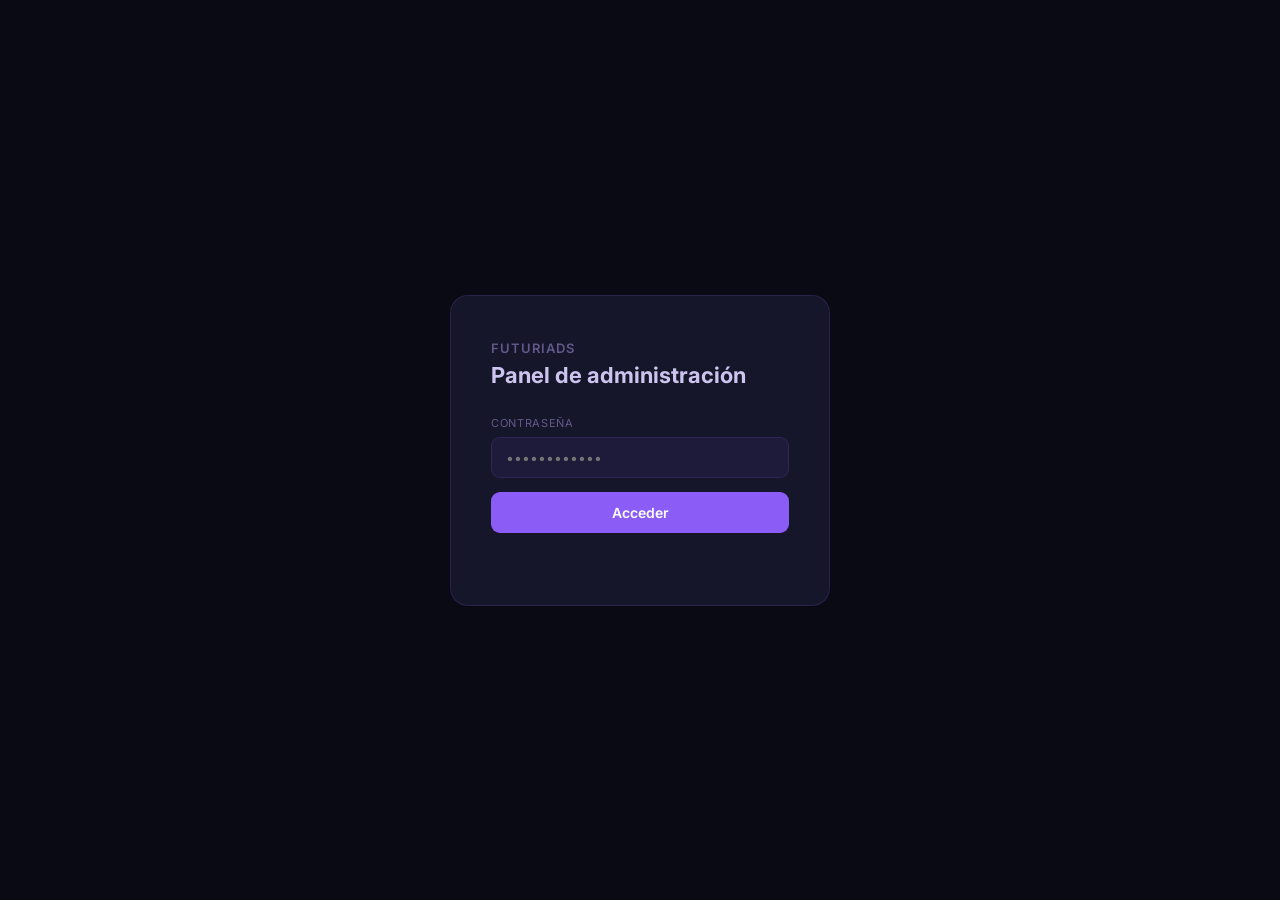
<file: admin.html>
<!DOCTYPE html>
<html lang="es">
<head>
<meta charset="UTF-8">
<meta name="viewport" content="width=device-width, initial-scale=1.0">
<title>Futuriads Admin</title>
<link rel="icon" type="image/x-icon" href="/images/favicon.ico">
<link rel="preconnect" href="https://fonts.googleapis.com">
<link href="https://fonts.googleapis.com/css2?family=Inter:wght@400;500;600;700&display=swap" rel="stylesheet">
<style>
:root {
  --bg: #0a0a14;
  --surface: #111120;
  --card: #16162a;
  --border: rgba(139,92,246,.16);
  --border-strong: rgba(139,92,246,.28);
  --purple: #8b5cf6;
  --purple-light: #c4b5fd;
  --green: #22c55e;
  --red: #ef4444;
  --amber: #f59e0b;
  --text: rgba(220,210,255,.92);
  --sub: rgba(192,168,255,.45);
  --radius: 12px;
}
*, *::before, *::after { box-sizing: border-box; margin: 0; padding: 0; }
body { background: var(--bg); color: var(--text); font-family: 'Inter', system-ui, sans-serif; font-size: 14px; min-height: 100vh; -webkit-font-smoothing: antialiased; }

/* ── Login ── */
#login-screen { display: flex; align-items: center; justify-content: center; min-height: 100vh; }
.login-card { background: var(--card); border: 1px solid var(--border); border-radius: 18px; padding: 44px 40px; width: 380px; }
.login-wordmark { font-size: 13px; font-weight: 600; color: var(--sub); letter-spacing: .08em; text-transform: uppercase; margin-bottom: 6px; }
.login-title { font-size: 22px; font-weight: 700; color: var(--text); margin-bottom: 28px; }
.login-label { display: block; font-size: 11px; color: var(--sub); text-transform: uppercase; letter-spacing: .06em; margin-bottom: 7px; }
.login-input { width: 100%; background: rgba(139,92,246,.07); border: 1px solid var(--border); border-radius: 9px; padding: 11px 14px; color: var(--text); font-size: 14px; outline: none; transition: border .15s; margin-bottom: 14px; font-family: inherit; }
.login-input:focus { border-color: var(--purple); }
.login-btn { width: 100%; background: var(--purple); color: #fff; border: none; border-radius: 9px; padding: 12px; font-size: 14px; font-weight: 600; cursor: pointer; font-family: inherit; transition: opacity .15s; }
.login-btn:hover { opacity: .88; }
.login-err { color: var(--red); font-size: 12px; margin-top: 10px; min-height: 18px; }

/* ── App shell ── */
#app { display: none; min-height: 100vh; flex-direction: column; }
.topbar { background: var(--surface); border-bottom: 1px solid var(--border); padding: 0 32px; height: 52px; display: flex; align-items: center; justify-content: space-between; position: sticky; top: 0; z-index: 100; }
.topbar-left { display: flex; align-items: center; gap: 12px; }
.topbar-wordmark { font-size: 11px; font-weight: 600; color: var(--sub); letter-spacing: .08em; text-transform: uppercase; }
.topbar-divider { width: 1px; height: 16px; background: var(--border); }
.topbar-label { font-size: 13px; font-weight: 600; color: var(--text); }
.topbar-right { display: flex; align-items: center; gap: 12px; }
.pending-chip { background: rgba(245,158,11,.1); border: 1px solid rgba(245,158,11,.25); border-radius: 6px; padding: 3px 10px; font-size: 11px; font-weight: 600; color: var(--amber); display: none; }
.topbar-logout { background: none; border: 1px solid var(--border); border-radius: 7px; padding: 5px 12px; color: var(--sub); cursor: pointer; font-size: 12px; font-family: inherit; transition: all .15s; }
.topbar-logout:hover { color: var(--red); border-color: rgba(239,68,68,.4); }

/* ── Tabs ── */
.tabs { background: var(--surface); border-bottom: 1px solid var(--border); padding: 0 32px; display: flex; gap: 0; }
.tab-btn { background: none; border: none; border-bottom: 2px solid transparent; color: var(--sub); font-size: 13px; font-weight: 500; padding: 14px 18px 12px; cursor: pointer; font-family: inherit; transition: all .15s; }
.tab-btn.active { color: var(--purple-light); border-bottom-color: var(--purple); }
.tab-btn:hover:not(.active) { color: var(--text); }
.tab-count { font-size: 11px; color: var(--amber); font-weight: 700; margin-left: 5px; }

/* ── Content ── */
.content { padding: 28px 32px; max-width: 1280px; margin: 0 auto; width: 100%; }
.tab-pane { display: none; }
.tab-pane.active { display: block; }

/* ── Stats ── */
.stats-row { display: grid; grid-template-columns: repeat(4, 1fr); gap: 14px; margin-bottom: 24px; }
.stat-card { background: var(--card); border: 1px solid var(--border); border-radius: var(--radius); padding: 18px 20px; }
.stat-label { font-size: 11px; color: var(--sub); text-transform: uppercase; letter-spacing: .06em; margin-bottom: 10px; }
.stat-val { font-size: 26px; font-weight: 700; color: var(--purple-light); line-height: 1; letter-spacing: -.5px; }
.stat-hint { font-size: 11px; color: var(--sub); margin-top: 5px; }

/* ── Two-col grid ── */
.two-col { display: grid; grid-template-columns: 1fr 1fr; gap: 16px; margin-bottom: 24px; }

/* ── Card ── */
.panel { background: var(--card); border: 1px solid var(--border); border-radius: var(--radius); }
.panel-hdr { padding: 16px 20px 14px; border-bottom: 1px solid var(--border); }
.panel-title { font-size: 13px; font-weight: 600; color: var(--text); }
.panel-sub { font-size: 11px; color: var(--sub); margin-top: 2px; }
.panel-body { padding: 18px 20px; }

/* ── Revenue bars ── */
.rev-bars { display: flex; align-items: flex-end; gap: 8px; height: 90px; }
.rev-col { display: flex; flex-direction: column; align-items: center; flex: 1; gap: 5px; }
.rev-bar { background: linear-gradient(180deg, rgba(139,92,246,.7), rgba(139,92,246,.15)); border-radius: 3px 3px 0 0; width: 100%; min-height: 3px; }
.rev-mo { font-size: 9px; color: var(--sub); }
.rev-amt { font-size: 9px; color: var(--purple-light); font-weight: 600; }

/* ── Plan dist ── */
.plan-row { display: flex; gap: 10px; flex-wrap: wrap; }
.plan-chip { background: rgba(139,92,246,.07); border: 1px solid var(--border); border-radius: 9px; padding: 12px 16px; flex: 1; min-width: 80px; text-align: center; }
.plan-chip-n { font-size: 22px; font-weight: 700; color: var(--purple-light); line-height: 1; }
.plan-chip-lbl { font-size: 10px; color: var(--sub); margin-top: 4px; text-transform: uppercase; letter-spacing: .04em; }

/* ── User stats ── */
.user-stats-row {
  display: flex; align-items: center; gap: 20px;
  background: rgba(139,92,246,.04); border: 1px solid var(--border);
  border-radius: 12px; padding: 16px 20px; margin-bottom: 16px; flex-wrap: wrap;
}
.user-stats-total {
  display: flex; flex-direction: column; align-items: center;
  padding-right: 20px; border-right: 1px solid var(--border); min-width: 90px;
}
.user-stats-n { font-size: 30px; font-weight: 700; color: var(--purple-light); line-height: 1; }
.user-stats-lbl { font-size: 10px; color: var(--sub); text-transform: uppercase; letter-spacing: .04em; margin-top: 4px; }

/* ── Section header ── */
.sec-hdr { display: flex; align-items: center; justify-content: space-between; margin-bottom: 14px; }
.sec-title { font-size: 14px; font-weight: 600; color: var(--text); }

/* ── Table ── */
.tbl-wrap { background: var(--card); border: 1px solid var(--border); border-radius: var(--radius); overflow: hidden; }
table { width: 100%; border-collapse: collapse; }
thead tr { background: rgba(139,92,246,.04); }
th { text-align: left; font-size: 10px; color: var(--sub); text-transform: uppercase; letter-spacing: .05em; padding: 11px 16px; font-weight: 600; border-bottom: 1px solid var(--border); white-space: nowrap; }
td { padding: 11px 16px; border-bottom: 1px solid rgba(139,92,246,.06); vertical-align: middle; }
tr:last-child td { border-bottom: none; }
tbody tr:hover td { background: rgba(139,92,246,.035); }
.empty { text-align: center; color: var(--sub); padding: 48px; font-size: 13px; }

/* ── User cell (name + email) ── */
.user-cell { display: flex; flex-direction: column; gap: 2px; }
.user-name { font-size: 13px; font-weight: 500; color: var(--text); }
.user-email { font-size: 11px; color: var(--sub); }

/* ── Badges ── */
.badge { display: inline-flex; align-items: center; padding: 3px 8px; border-radius: 5px; font-size: 11px; font-weight: 600; white-space: nowrap; }
.b-pending   { background: rgba(245,158,11,.1);  color: #f59e0b; }
.b-confirmed { background: rgba(34,197,94,.1);   color: #22c55e; }
.b-cancelled { background: rgba(239,68,68,.08);  color: #ef4444; }
.b-early_access { background: rgba(251,146,60,.1);  color: #fb923c; }
.b-starter   { background: rgba(99,102,241,.1);  color: #a5b4fc; }
.b-growth    { background: rgba(139,92,246,.12); color: #c4b5fd; }
.b-scale     { background: rgba(192,168,255,.08);color: #e9d5ff; }
.b-none      { background: rgba(120,120,140,.08);color: var(--sub); }

/* ── Buttons ── */
.btn { border: none; border-radius: 7px; padding: 6px 12px; font-size: 12px; font-weight: 600; cursor: pointer; font-family: inherit; transition: opacity .15s; white-space: nowrap; }
.btn:hover { opacity: .82; }
.btn-primary { background: var(--purple); color: #fff; }
.btn-success { background: rgba(34,197,94,.15); color: #22c55e; border: 1px solid rgba(34,197,94,.25); }
.btn-danger  { background: rgba(239,68,68,.1); color: #ef4444; border: 1px solid rgba(239,68,68,.2); }
.btn-ghost   { background: none; border: 1px solid var(--border); color: var(--sub); }
.btn-ghost:hover { color: var(--text); border-color: var(--border-strong); opacity: 1; }
.btn-xs { padding: 4px 9px; font-size: 11px; border-radius: 6px; }
.filter-row { display: flex; gap: 6px; }
.filter-btn { background: none; border: 1px solid var(--border); border-radius: 6px; padding: 4px 11px; font-size: 11px; font-weight: 500; color: var(--sub); cursor: pointer; font-family: inherit; transition: all .15s; }
.filter-btn.active { background: rgba(139,92,246,.12); border-color: var(--border-strong); color: var(--purple-light); }

/* ── Search ── */
.search-input { background: rgba(139,92,246,.06); border: 1px solid var(--border); border-radius: 8px; padding: 7px 12px; color: var(--text); font-size: 13px; outline: none; font-family: inherit; transition: border .15s; width: 220px; }
.search-input:focus { border-color: var(--purple); }
.search-input::placeholder { color: var(--sub); }

/* ── Modal ── */
.modal-overlay { display: none; position: fixed; inset: 0; background: rgba(5,5,15,.75); z-index: 500; align-items: center; justify-content: center; }
.modal-overlay.open { display: flex; }
.modal-box { background: var(--card); border: 1px solid var(--border-strong); border-radius: 16px; padding: 28px; width: 440px; max-width: 95vw; }
.modal-hdr { display: flex; align-items: center; justify-content: space-between; margin-bottom: 22px; }
.modal-title { font-size: 15px; font-weight: 700; color: var(--text); }
.modal-close { background: none; border: none; color: var(--sub); cursor: pointer; font-size: 18px; line-height: 1; padding: 2px; }
.modal-close:hover { color: var(--text); }
.field { margin-bottom: 14px; }
.field label { display: block; font-size: 10px; color: var(--sub); text-transform: uppercase; letter-spacing: .06em; margin-bottom: 6px; font-weight: 600; }
.field input, .field select, .field textarea { width: 100%; background: rgba(139,92,246,.06); border: 1px solid var(--border); border-radius: 8px; padding: 9px 12px; color: var(--text); font-size: 13px; outline: none; font-family: inherit; transition: border .15s; }
.field input:focus, .field select:focus, .field textarea:focus { border-color: var(--purple); }
.field input[readonly] { opacity: .5; cursor: default; }
.field textarea { resize: vertical; min-height: 64px; }
.field select option { background: #1a1a2e; }
.modal-footer { display: flex; gap: 8px; justify-content: flex-end; margin-top: 22px; padding-top: 18px; border-top: 1px solid var(--border); }

/* ── Toast ── */
#toast { position: fixed; bottom: 20px; left: 50%; transform: translateX(-50%); background: var(--card); border: 1px solid var(--border); border-radius: 9px; padding: 9px 18px; font-size: 13px; color: var(--text); z-index: 9999; opacity: 0; transition: opacity .2s; pointer-events: none; white-space: nowrap; }
#toast.show { opacity: 1; }

/* ── Responsive ── */
@media (max-width: 900px) {
  .stats-row { grid-template-columns: 1fr 1fr; }
  .two-col { grid-template-columns: 1fr; }
}
@media (max-width: 600px) {
  .content { padding: 16px; }
  .topbar { padding: 0 16px; }
  .tabs { padding: 0 16px; }
  .stats-row { grid-template-columns: 1fr 1fr; }
}
</style>
</head>
<body>

<!-- Login -->
<div id="login-screen">
  <div class="login-card">
    <div class="login-wordmark">Futuriads</div>
    <div class="login-title">Panel de administración</div>
    <label class="login-label">Contraseña</label>
    <input type="password" class="login-input" id="loginInput" placeholder="••••••••••••" onkeydown="if(event.key==='Enter')doLogin()">
    <button class="login-btn" onclick="doLogin()">Acceder</button>
    <div class="login-err" id="loginErr"></div>
  </div>
</div>

<!-- App -->
<div id="app">
  <div class="topbar">
    <div class="topbar-left">
      <span class="topbar-wordmark">Futuriads</span>
      <span class="topbar-divider"></span>
      <span class="topbar-label">Admin</span>
    </div>
    <div class="topbar-right">
      <span class="pending-chip" id="pendingChip"></span>
      <button class="topbar-logout" onclick="doLogout()">Cerrar sesión</button>
    </div>
  </div>

  <div class="tabs">
    <button class="tab-btn active" onclick="switchTab('dashboard',this)">Dashboard</button>
    <button class="tab-btn" onclick="switchTab('requests',this)">Solicitudes<span class="tab-count" id="reqCount"></span></button>
    <button class="tab-btn" onclick="switchTab('users',this)">Usuarios</button>
  </div>

  <div class="content">

    <!-- Dashboard -->
    <div class="tab-pane active" id="tab-dashboard">
      <div class="stats-row">
        <div class="stat-card">
          <div class="stat-label">Revenue mensual</div>
          <div class="stat-val" id="stat-total">—</div>
          <div class="stat-hint" id="stat-total-hint">calculando…</div>
        </div>
        <div class="stat-card">
          <div class="stat-label">Este mes</div>
          <div class="stat-val" id="stat-month">—</div>
          <div class="stat-hint" id="stat-month-lbl">—</div>
        </div>
        <div class="stat-card">
          <div class="stat-label">Pendientes</div>
          <div class="stat-val" id="stat-pending">—</div>
          <div class="stat-hint">por confirmar</div>
        </div>
        <div class="stat-card">
          <div class="stat-label">Usuarios activos</div>
          <div class="stat-val" id="stat-active">—</div>
          <div class="stat-hint">con plan pago</div>
        </div>
      </div>

      <div class="two-col">
        <div class="panel">
          <div class="panel-hdr">
            <div class="panel-title">Revenue por mes</div>
            <div class="panel-sub">Últimos 6 meses</div>
          </div>
          <div class="panel-body">
            <div class="rev-bars" id="revBars"></div>
          </div>
        </div>
        <div class="panel">
          <div class="panel-hdr">
            <div class="panel-title">Usuarios por plan</div>
          </div>
          <div class="panel-body">
            <div class="plan-row" id="planDist"></div>
          </div>
        </div>
      </div>

      <div class="sec-hdr"><div class="sec-title">Últimos pagos confirmados</div></div>
      <div class="tbl-wrap">
        <table>
          <thead><tr><th>Plan</th><th>Estado</th><th>Monto</th><th>Fecha</th></tr></thead>
          <tbody id="recentPayTbl"><tr><td colspan="4" class="empty">Cargando…</td></tr></tbody>
        </table>
      </div>
    </div>

    <!-- Solicitudes -->
    <div class="tab-pane" id="tab-requests">
      <div class="sec-hdr">
        <div style="display:flex;align-items:center;gap:12px;">
          <div class="sec-title">Solicitudes de pago</div>
          <div class="filter-row">
            <button class="filter-btn active" onclick="setReqFilter('pending',this)">Pendientes</button>
            <button class="filter-btn" onclick="setReqFilter('',this)">Todas</button>
          </div>
        </div>
        <button class="btn btn-ghost btn-xs" onclick="loadRequests()">Actualizar</button>
      </div>
      <div class="tbl-wrap">
        <table>
          <thead><tr><th>Usuario</th><th>Plan</th><th>Monto</th><th>Modo</th><th>Estado</th><th>Fecha</th><th>Acciones</th></tr></thead>
          <tbody id="reqTbl"><tr><td colspan="7" class="empty">Cargando…</td></tr></tbody>
        </table>
      </div>
    </div>

    <!-- Usuarios -->
    <div class="tab-pane" id="tab-users">
      <div class="user-stats-row" id="userStatsRow">
        <div class="user-stats-total"><div class="user-stats-n">—</div><div class="user-stats-lbl">Registrados</div></div>
        <div class="plan-row" style="flex:1;" id="userStatsPlan"></div>
      </div>
      <div class="sec-hdr">
        <div class="sec-title">Usuarios</div>
        <div style="display:flex;gap:8px;align-items:center;">
          <input class="search-input" id="userSearch" placeholder="Buscar por email…" onkeydown="if(event.key==='Enter')loadUsers()">
          <button class="btn btn-ghost btn-xs" onclick="loadUsers()">Buscar</button>
        </div>
      </div>
      <div class="tbl-wrap">
        <table>
          <thead><tr><th>Usuario</th><th>Plan</th><th>Cr. suscripción</th><th>Cr. topup</th><th>Vence</th><th>Registro</th><th>Acciones</th></tr></thead>
          <tbody id="userTbl"><tr><td colspan="7" class="empty">Cargando…</td></tr></tbody>
        </table>
      </div>
    </div>

  </div>
</div>

<!-- Modal: Confirmar pago -->
<div class="modal-overlay" id="confirmModal">
  <div class="modal-box">
    <div class="modal-hdr">
      <div class="modal-title">Confirmar pago</div>
      <button class="modal-close" onclick="closeModal('confirmModal')">&times;</button>
    </div>
    <input type="hidden" id="cm-reqId">
    <div class="field">
      <label>Usuario</label>
      <input type="text" id="cm-user" readonly>
    </div>
    <div class="field">
      <label>Plan · Monto</label>
      <input type="text" id="cm-plan" readonly>
    </div>
    <div class="field">
      <label>Ref. comprobante / WhatsApp (opcional)</label>
      <input type="text" id="cm-waref" placeholder="Nro. de transferencia o referencia">
    </div>
    <div class="field">
      <label>Notas internas (opcional)</label>
      <textarea id="cm-notes" placeholder="Cualquier nota sobre este pago…"></textarea>
    </div>
    <div class="modal-footer">
      <button class="btn btn-ghost" onclick="closeModal('confirmModal')">Cancelar</button>
      <button class="btn btn-success" onclick="submitConfirm()">Confirmar y activar plan</button>
    </div>
  </div>
</div>

<!-- Modal: Cambiar plan -->
<div class="modal-overlay" id="setPlanModal">
  <div class="modal-box">
    <div class="modal-hdr">
      <div class="modal-title">Cambiar plan</div>
      <button class="modal-close" onclick="closeModal('setPlanModal')">&times;</button>
    </div>
    <input type="hidden" id="sp-userId">
    <div class="field">
      <label>Usuario</label>
      <input type="text" id="sp-user" readonly>
    </div>
    <div class="field">
      <label>Nuevo plan</label>
      <select id="sp-plan">
        <option value="none">Sin plan</option>
        <option value="early_access">Acceso Anticipado — $19/mes · 30.000 cr</option>
        <option value="starter">Starter — $39/mes · 65.000 cr</option>
        <option value="growth">Growth — $89/mes · 140.000 cr</option>
        <option value="scale">Scale — $199/mes · 315.000 cr</option>
      </select>
    </div>
    <div class="modal-footer">
      <button class="btn btn-ghost" onclick="closeModal('setPlanModal')">Cancelar</button>
      <button class="btn btn-primary" onclick="submitSetPlan()">Aplicar plan</button>
    </div>
  </div>
</div>

<!-- Modal: Agregar créditos -->
<div class="modal-overlay" id="topupModal">
  <div class="modal-box">
    <div class="modal-hdr">
      <div class="modal-title">Agregar créditos</div>
      <button class="modal-close" onclick="closeModal('topupModal')">&times;</button>
    </div>
    <input type="hidden" id="tu-userId">
    <div class="field">
      <label>Usuario</label>
      <input type="text" id="tu-user" readonly>
    </div>
    <div class="field">
      <label>Créditos a agregar</label>
      <input type="number" id="tu-credits" min="1" step="1000" placeholder="Ej: 10000">
    </div>
    <div class="modal-footer">
      <button class="btn btn-ghost" onclick="closeModal('topupModal')">Cancelar</button>
      <button class="btn btn-primary" onclick="submitTopup()">Agregar créditos</button>
    </div>
  </div>
</div>

<div id="toast"></div>

<script>
const BACKEND = 'https://futuriads-backend-production.up.railway.app';
let _secret = '';
let _reqFilter = 'pending';
let _byPlan = {};
const PLAN_PRICES = { early_access: 19, starter: 39, growth: 89, scale: 199 };

// ── Auth ──────────────────────────────────────────────────────────────────────
function doLogin() {
  const val = document.getElementById('loginInput').value.trim();
  if (!val) { setErr('Ingresá la contraseña'); return; }
  setErr('');
  _secret = val;
  apiCall('/admin/revenue', { adminSecret: _secret }).then(data => {
    if (data.error) { setErr('Contraseña incorrecta'); _secret = ''; return; }
    sessionStorage.setItem('adm_s', _secret);
    showApp();
  }).catch(() => { setErr('Error de conexión'); _secret = ''; });
}

function setErr(msg) { document.getElementById('loginErr').textContent = msg; }

function doLogout() {
  sessionStorage.removeItem('adm_s');
  _secret = '';
  document.getElementById('app').style.display = 'none';
  document.getElementById('login-screen').style.display = 'flex';
  document.getElementById('loginInput').value = '';
}

function showApp() {
  document.getElementById('login-screen').style.display = 'none';
  document.getElementById('app').style.display = 'flex';
  loadDashboard();
  loadRequests();
  loadUsers();
}

window.addEventListener('DOMContentLoaded', () => {
  const saved = sessionStorage.getItem('adm_s');
  if (saved) { _secret = saved; showApp(); }
});

// ── API ───────────────────────────────────────────────────────────────────────
async function apiCall(path, body) {
  const r = await fetch(BACKEND + path, {
    method: 'POST',
    headers: { 'Content-Type': 'application/json' },
    body: JSON.stringify(body)
  });
  return r.json();
}

// ── Tabs ──────────────────────────────────────────────────────────────────────
function switchTab(id, btn) {
  document.querySelectorAll('.tab-pane').forEach(p => p.classList.remove('active'));
  document.querySelectorAll('.tab-btn').forEach(b => b.classList.remove('active'));
  document.getElementById('tab-' + id).classList.add('active');
  btn.classList.add('active');
}

// ── Dashboard ─────────────────────────────────────────────────────────────────
async function loadDashboard() {
  const data = await apiCall('/admin/revenue', { adminSecret: _secret });
  if (data.error) { toast('Error cargando dashboard: ' + data.error, 'err'); return; }

  const mrr = Object.entries(data.byPlan || {})
    .filter(([k]) => k !== 'none')
    .reduce((sum, [plan, count]) => sum + (PLAN_PRICES[plan] || 0) * count, 0);
  document.getElementById('stat-total').textContent = '$' + fmt0(mrr);
  document.getElementById('stat-total-hint').textContent = 'revenue mensual estimado (MRR)';
  const mo = new Date().toISOString().slice(0,7);
  document.getElementById('stat-month').textContent = '$' + fmt0(data.byMonth?.[mo] || 0);
  document.getElementById('stat-month-lbl').textContent = fmtMonth(mo);
  document.getElementById('stat-pending').textContent = data.pendingRequests || 0;

  const active = Object.entries(data.byPlan || {}).filter(([k]) => k !== 'none').reduce((a,[,v]) => a+v, 0);
  document.getElementById('stat-active').textContent = active;
  _byPlan = data.byPlan || {};
  renderUserStats();

  if (data.pendingRequests > 0) {
    const chip = document.getElementById('pendingChip');
    chip.textContent = data.pendingRequests + ' pendiente' + (data.pendingRequests !== 1 ? 's' : '');
    chip.style.display = '';
  }

  // Bars
  const months = [];
  for (let i = 5; i >= 0; i--) {
    const d = new Date(); d.setDate(1); d.setMonth(d.getMonth() - i);
    months.push(d.toISOString().slice(0,7));
  }
  const maxRev = Math.max(...months.map(m => data.byMonth?.[m] || 0), 1);
  document.getElementById('revBars').innerHTML = months.map(m => {
    const val = data.byMonth?.[m] || 0;
    const h = Math.max(Math.round((val / maxRev) * 80), val > 0 ? 4 : 0);
    return `<div class="rev-col">
      <div style="flex:1;display:flex;align-items:flex-end;width:100%">
        <div class="rev-bar" style="height:${h}px;" title="$${val}"></div>
      </div>
      <div class="rev-mo">${fmtMonthShort(m)}</div>
      <div class="rev-amt">${val > 0 ? '$'+val : ''}</div>
    </div>`;
  }).join('');

  // Plan dist
  const labels = { none:'Sin plan', early_access:'Acc. Anticipado', starter:'Starter', growth:'Growth', scale:'Scale' };
  const planOrder = ['none','early_access','starter','growth','scale'];
  const sortedPlan = planOrder.filter(p => data.byPlan?.[p] !== undefined)
    .concat(Object.keys(data.byPlan||{}).filter(p => !planOrder.includes(p)));
  document.getElementById('planDist').innerHTML = sortedPlan.map(plan => {
    const count = data.byPlan[plan];
    const price = PLAN_PRICES[plan] || 0;
    const sub = plan !== 'none' && price > 0
      ? `${count} × $${price} = <b>$${fmt0(count * price)}</b>`
      : `${count} usuario${count !== 1 ? 's' : ''}`;
    return `<div class="plan-chip"><div class="plan-chip-n">${labels[plan]||plan}</div><div class="plan-chip-lbl">${sub}</div></div>`;
  }).join('');

  // Recent payments
  const rows = data.recentPayments || [];
  document.getElementById('recentPayTbl').innerHTML = rows.length === 0
    ? `<tr><td colspan="4" class="empty">Sin pagos registrados</td></tr>`
    : rows.map(p => `<tr>
        <td>${planBadge(p.metadata?.plan || 'none')}</td>
        <td><span class="badge b-confirmed">Completado</span></td>
        <td style="font-weight:600;color:var(--green);">$${fmt0(p.amount_usd)}</td>
        <td style="font-size:11px;color:var(--sub);">${fmtDate(p.created_at)}</td>
      </tr>`).join('');
}

// ── User stats (tab Usuarios) ─────────────────────────────────────────────────
function renderUserStats() {
  const labels = { none:'Sin plan', early_access:'Acc. Anticipado', starter:'Starter', growth:'Growth', scale:'Scale' };
  const planOrder = ['none','early_access','starter','growth','scale'];
  const total = Object.values(_byPlan).reduce((a, v) => a + v, 0);

  document.querySelector('#userStatsRow .user-stats-n').textContent = total;

  const sortedPlan = planOrder.filter(p => _byPlan[p] > 0)
    .concat(Object.keys(_byPlan).filter(p => !planOrder.includes(p) && _byPlan[p] > 0));
  document.getElementById('userStatsPlan').innerHTML = sortedPlan.map(plan =>
    `<div class="plan-chip">
       <div class="plan-chip-n">${_byPlan[plan]}</div>
       <div class="plan-chip-lbl">${labels[plan] || plan}</div>
     </div>`
  ).join('');
}

// ── Requests ──────────────────────────────────────────────────────────────────
function setReqFilter(status, btn) {
  _reqFilter = status;
  document.querySelectorAll('.filter-btn').forEach(b => b.classList.remove('active'));
  btn.classList.add('active');
  loadRequests();
}

async function loadRequests() {
  document.getElementById('reqTbl').innerHTML = `<tr><td colspan="7" class="empty">Cargando…</td></tr>`;
  const data = await apiCall('/admin/payment-requests', { adminSecret: _secret, status: _reqFilter || undefined });
  if (data.error) { toast('Error: ' + data.error, 'err'); return; }

  const rows = data.requests || [];
  const pending = rows.filter(r => r.status === 'pending').length;
  document.getElementById('reqCount').textContent = pending > 0 ? pending : '';

  if (rows.length === 0) {
    document.getElementById('reqTbl').innerHTML = `<tr><td colspan="7" class="empty">No hay solicitudes</td></tr>`;
    return;
  }

  document.getElementById('reqTbl').innerHTML = rows.map(r => {
    const display = r.user_email || r.user_id;
    return `<tr>
      <td><div class="user-cell"><span class="user-name">${esc(display)}</span></div></td>
      <td>${planBadge(r.plan)}</td>
      <td style="font-weight:600;color:var(--purple-light);">$${fmt0(r.amount_usd)}</td>
      <td style="font-size:12px;color:var(--sub);">${r.billing_mode === 'yearly' ? 'Anual' : 'Mensual'}</td>
      <td>${statusBadge(r.status)}</td>
      <td style="font-size:11px;color:var(--sub);">${fmtDate(r.created_at)}</td>
      <td style="display:flex;gap:6px;">
        ${r.status === 'pending' ? `
          <button class="btn btn-success btn-xs" onclick="openConfirmModal('${r.id}','${esc(display)}','${esc(r.plan)}','${r.amount_usd}','${r.billing_mode||'monthly'}')">Confirmar</button>
          <button class="btn btn-danger btn-xs" onclick="cancelRequest('${r.id}')">Cancelar</button>
        ` : `<span style="font-size:11px;color:var(--sub);">${r.processed_at ? fmtDate(r.processed_at) : '—'}</span>`}
      </td>
    </tr>`;
  }).join('');
}

function openConfirmModal(reqId, display, plan, amount, billing) {
  document.getElementById('cm-reqId').value = reqId;
  document.getElementById('cm-user').value = display;
  document.getElementById('cm-plan').value = cap(plan) + ' — $' + fmt0(amount) + ' (' + (billing==='yearly'?'anual':'mensual') + ')';
  document.getElementById('cm-waref').value = '';
  document.getElementById('cm-notes').value = '';
  openModal('confirmModal');
}

async function submitConfirm() {
  const data = await apiCall('/admin/payment-requests/confirm', {
    adminSecret: _secret,
    requestId: document.getElementById('cm-reqId').value,
    whatsappRef: document.getElementById('cm-waref').value.trim() || undefined,
    notes: document.getElementById('cm-notes').value.trim() || undefined
  });
  if (data.error) { toast('Error: ' + data.error, 'err'); return; }
  toast('Pago confirmado. Plan activado correctamente.', 'ok');
  closeModal('confirmModal');
  loadRequests();
  loadDashboard();
}

async function cancelRequest(reqId) {
  if (!confirm('Cancelar esta solicitud?')) return;
  const data = await apiCall('/admin/payment-requests/cancel', { adminSecret: _secret, requestId: reqId });
  if (data.error) { toast('Error: ' + data.error, 'err'); return; }
  toast('Solicitud cancelada.', 'ok');
  loadRequests();
}

// ── Users ─────────────────────────────────────────────────────────────────────
async function loadUsers() {
  document.getElementById('userTbl').innerHTML = `<tr><td colspan="7" class="empty">Cargando…</td></tr>`;
  const search = document.getElementById('userSearch').value.trim();
  const data = await apiCall('/admin/users', { adminSecret: _secret, search: search || undefined });
  if (data.error) { toast('Error: ' + data.error, 'err'); return; }

  const users = data.users || [];
  if (users.length === 0) {
    document.getElementById('userTbl').innerHTML = `<tr><td colspan="7" class="empty">Sin resultados</td></tr>`;
    return;
  }

  document.getElementById('userTbl').innerHTML = users.map(u => {
    const name = u.full_name || '';
    const email = u.email || '';
    return `<tr>
      <td>
        <div class="user-cell">
          <span class="user-name">${esc(name || email)}</span>
          ${name && email ? `<span class="user-email">${esc(email)}</span>` : ''}
        </div>
      </td>
      <td>${planBadge(u.plan || 'none')}</td>
      <td style="font-size:12px;color:var(--sub);">${Number(u.subscription_credits||0).toLocaleString('es-AR')}</td>
      <td style="font-size:12px;color:var(--sub);">${Number(u.topup_credits||0).toLocaleString('es-AR')}</td>
      <td style="font-size:11px;color:var(--sub);">${u.period_end ? fmtDate(u.period_end) : '—'}</td>
      <td style="font-size:11px;color:var(--sub);">${fmtDate(u.created_at)}</td>
      <td style="display:flex;gap:6px;">
        <button class="btn btn-primary btn-xs" onclick="openSetPlanModal('${u.id}','${esc(name||email)}','${u.plan||'none'}')">Plan</button>
        <button class="btn btn-ghost btn-xs" onclick="openTopupModal('${u.id}','${esc(name||email)}')">Creditos</button>
      </td>
    </tr>`;
  }).join('');
}

function openSetPlanModal(userId, display, currentPlan) {
  document.getElementById('sp-userId').value = userId;
  document.getElementById('sp-user').value = display;
  document.getElementById('sp-plan').value = currentPlan || 'none';
  openModal('setPlanModal');
}

async function submitSetPlan() {
  const data = await apiCall('/admin/set-plan', {
    adminSecret: _secret,
    userId: document.getElementById('sp-userId').value,
    plan: document.getElementById('sp-plan').value
  });
  if (data.error) { toast('Error: ' + data.error, 'err'); return; }
  toast('Plan actualizado correctamente.', 'ok');
  closeModal('setPlanModal');
  loadUsers();
  loadDashboard();
}

function openTopupModal(userId, display) {
  document.getElementById('tu-userId').value = userId;
  document.getElementById('tu-user').value = display;
  document.getElementById('tu-credits').value = '';
  openModal('topupModal');
}

async function submitTopup() {
  const credits = parseInt(document.getElementById('tu-credits').value, 10);
  if (!credits || credits <= 0) { toast('Ingresá una cantidad válida', 'err'); return; }
  const data = await apiCall('/admin/add-topup', {
    adminSecret: _secret,
    userId: document.getElementById('tu-userId').value,
    credits
  });
  if (data.error) { toast('Error: ' + data.error, 'err'); return; }
  toast('+' + credits.toLocaleString('es-AR') + ' créditos agregados.', 'ok');
  closeModal('topupModal');
  loadUsers();
}

// ── Modals ────────────────────────────────────────────────────────────────────
function openModal(id) { document.getElementById(id).classList.add('open'); }
function closeModal(id) { document.getElementById(id).classList.remove('open'); }
document.addEventListener('DOMContentLoaded', () => {
  document.querySelectorAll('.modal-overlay').forEach(el => {
    el.addEventListener('click', e => { if (e.target === el) el.classList.remove('open'); });
  });
});

// ── Helpers ───────────────────────────────────────────────────────────────────
function esc(s) {
  return String(s||'').replace(/&/g,'&amp;').replace(/</g,'&lt;').replace(/>/g,'&gt;').replace(/"/g,'&quot;');
}
function cap(s) { return s ? s.charAt(0).toUpperCase() + s.slice(1) : s; }
function fmt0(n) { return Number(n||0).toFixed(0); }

function planBadge(plan) {
  const cls = { early_access:'b-early_access', starter:'b-starter', growth:'b-growth', scale:'b-scale', none:'b-none' };
  const lbl = { early_access:'Acc. Anticipado', starter:'Starter', growth:'Growth', scale:'Scale', none:'Sin plan' };
  return `<span class="badge ${cls[plan]||'b-none'}">${lbl[plan]||plan}</span>`;
}

function statusBadge(s) {
  const cls = { pending:'b-pending', confirmed:'b-confirmed', cancelled:'b-cancelled' };
  const lbl = { pending:'Pendiente', confirmed:'Confirmado', cancelled:'Cancelado' };
  return `<span class="badge ${cls[s]||''}">${lbl[s]||s}</span>`;
}

function fmtDate(iso) {
  if (!iso) return '—';
  const d = new Date(iso);
  return d.toLocaleDateString('es-AR', { day:'2-digit', month:'2-digit', year:'2-digit' }) + ' ' +
         d.toLocaleTimeString('es-AR', { hour:'2-digit', minute:'2-digit' });
}

function fmtMonth(ym) {
  const [y,m] = ym.split('-');
  const ns = ['Ene','Feb','Mar','Abr','May','Jun','Jul','Ago','Sep','Oct','Nov','Dic'];
  return ns[parseInt(m,10)-1] + ' ' + y;
}

function fmtMonthShort(ym) {
  const [,m] = ym.split('-');
  return ['Ene','Feb','Mar','Abr','May','Jun','Jul','Ago','Sep','Oct','Nov','Dic'][parseInt(m,10)-1];
}

function toast(msg, type) {
  const el = document.getElementById('toast');
  el.textContent = msg;
  el.style.borderColor = type==='err' ? 'rgba(239,68,68,.35)' : type==='ok' ? 'rgba(34,197,94,.25)' : 'var(--border)';
  el.classList.add('show');
  clearTimeout(el._t);
  el._t = setTimeout(() => el.classList.remove('show'), 3200);
}
</script>
</body>
</html>
</file>
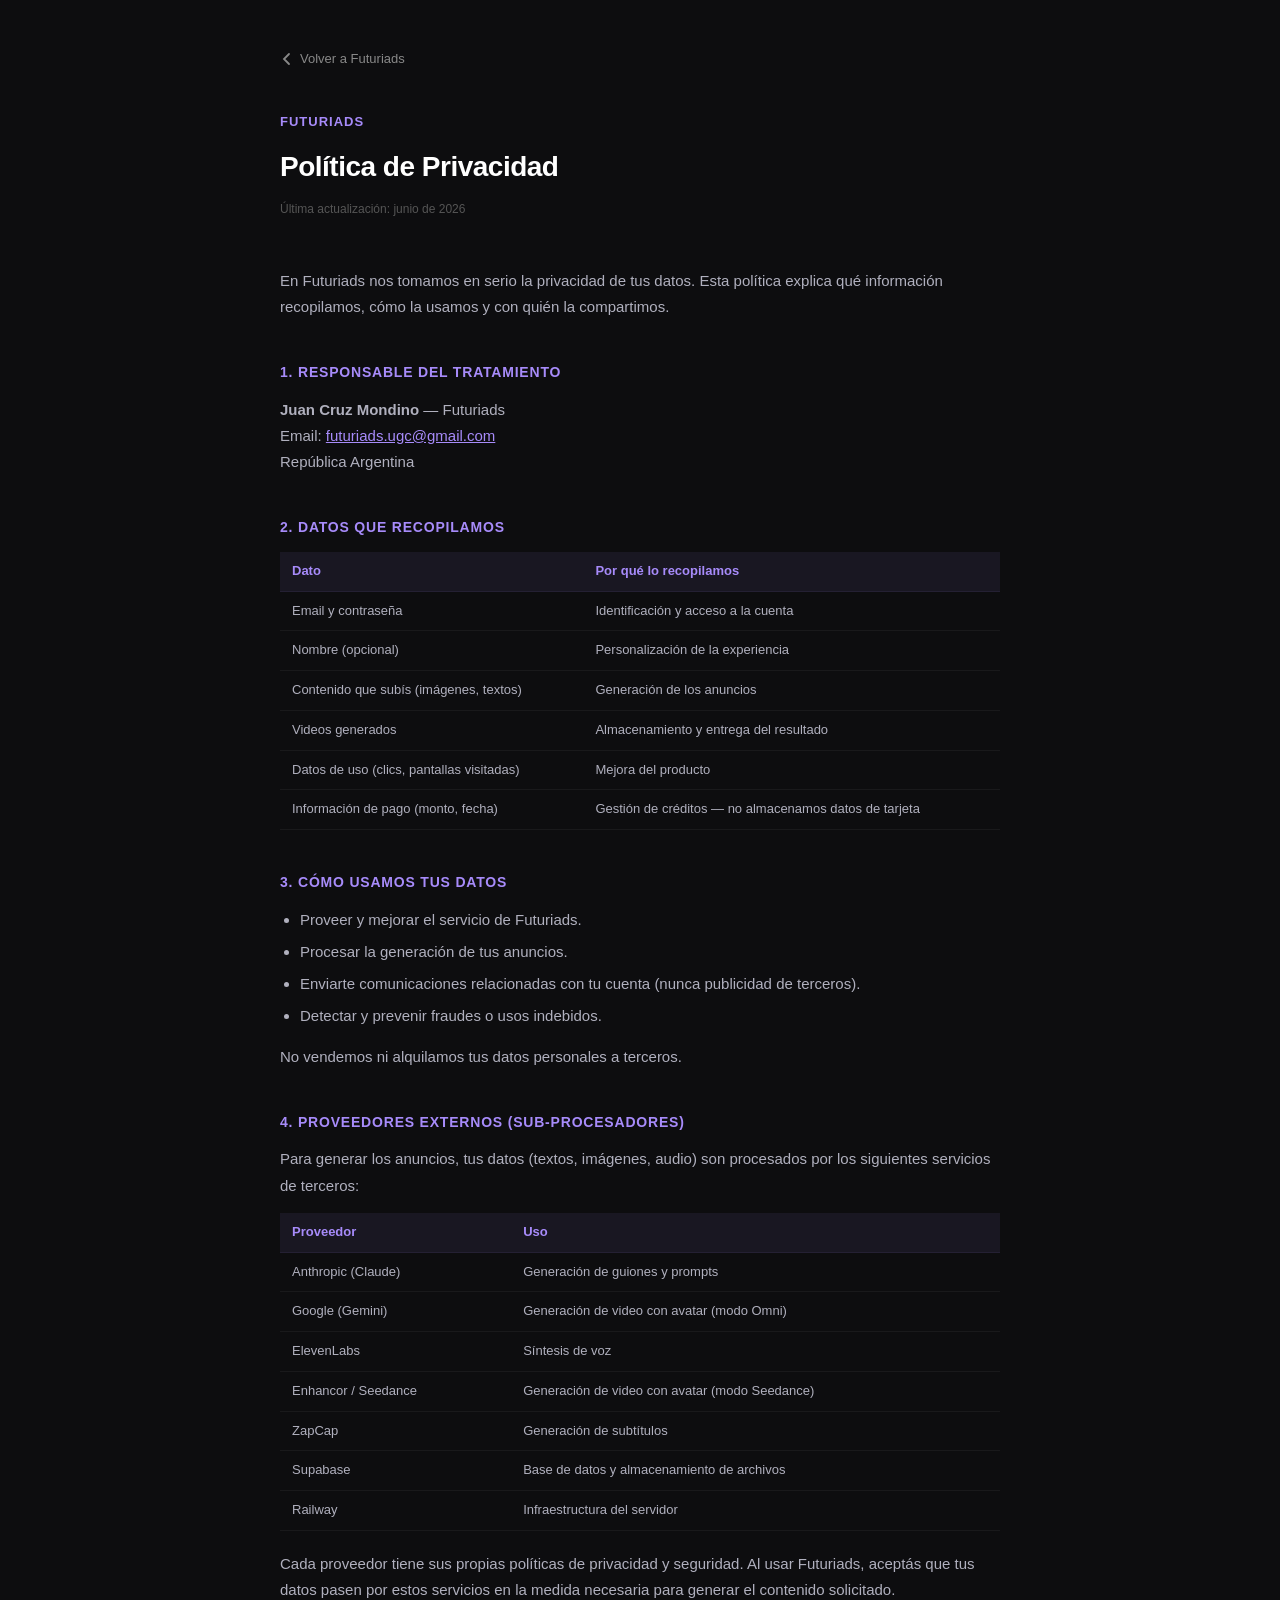
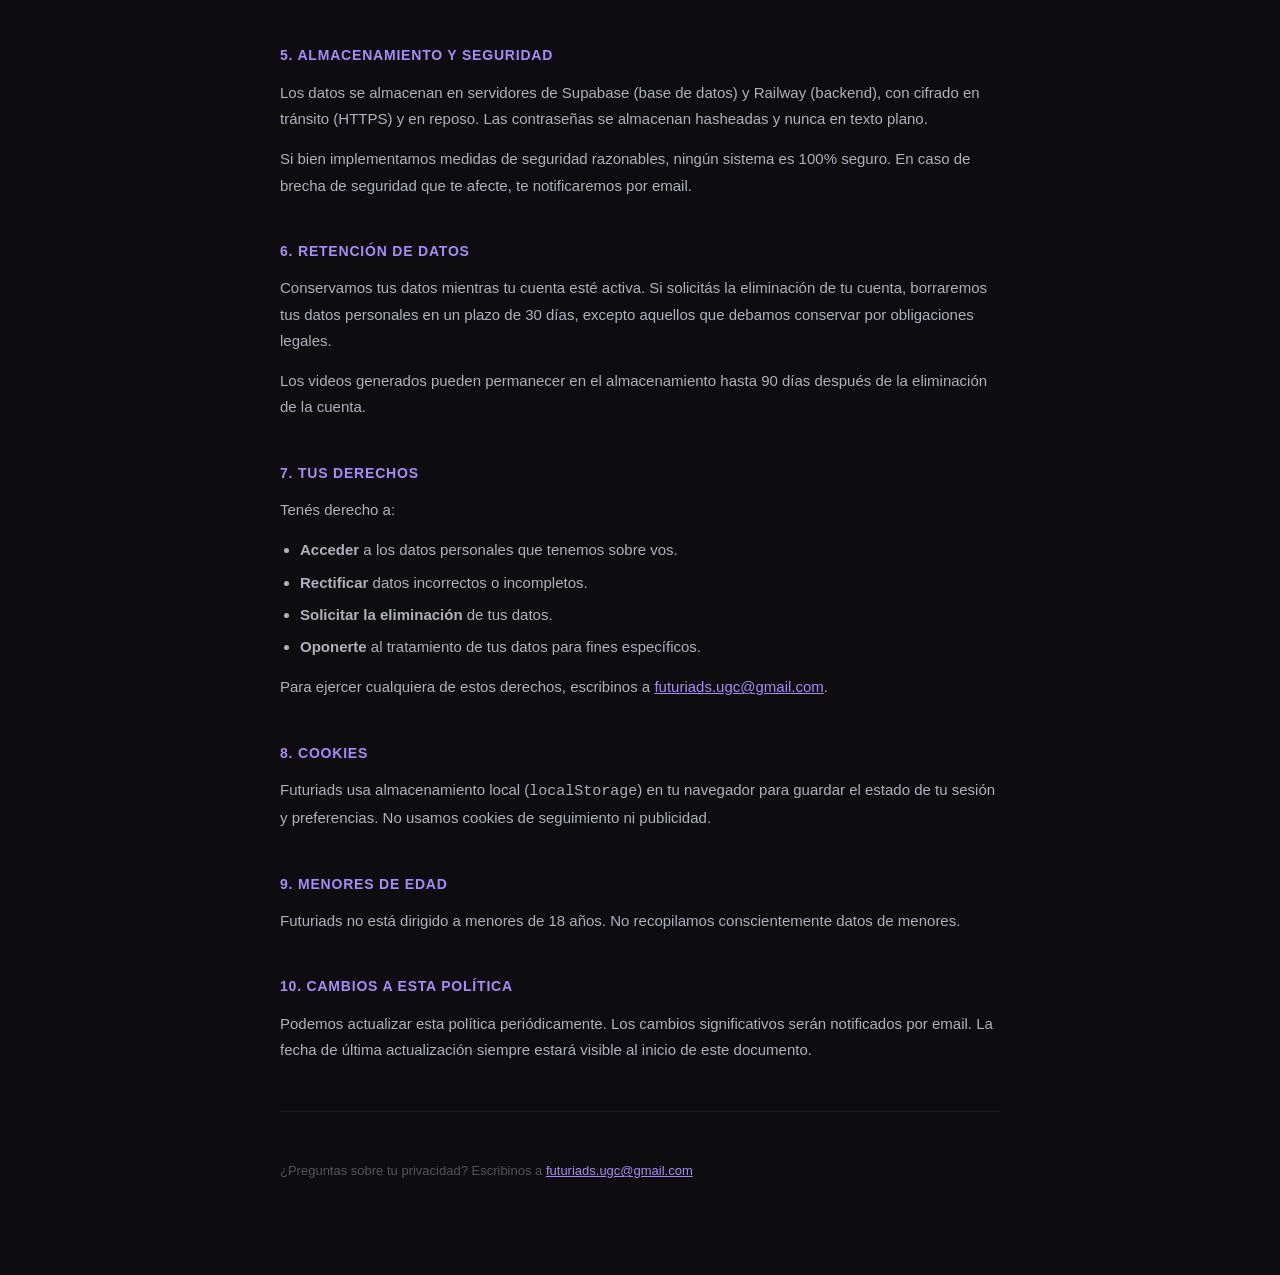
<file: privacy.html>
<!DOCTYPE html>
<html lang="es">
<head>
  <meta charset="UTF-8" />
  <meta name="viewport" content="width=device-width, initial-scale=1.0" />
  <title>Política de Privacidad — Futuriads</title>
  <style>
    *, *::before, *::after { box-sizing: border-box; margin: 0; padding: 0; }
    body {
      background: #0d0d0f;
      color: #e2e2e8;
      font-family: -apple-system, BlinkMacSystemFont, 'Segoe UI', sans-serif;
      font-size: 15px;
      line-height: 1.75;
      padding: 48px 24px 80px;
    }
    .wrap { max-width: 720px; margin: 0 auto; }
    .back {
      display: inline-flex; align-items: center; gap: 6px;
      color: #888; text-decoration: none; font-size: 13px;
      margin-bottom: 40px;
      transition: color 0.15s;
    }
    .back:hover { color: #e2e2e8; }
    .logo { font-size: 13px; font-weight: 700; color: #a78bfa; letter-spacing: 1px; text-transform: uppercase; margin-bottom: 8px; }
    h1 { font-size: 28px; font-weight: 800; color: #fff; letter-spacing: -0.5px; margin-bottom: 8px; }
    .updated { font-size: 12px; color: #555; margin-bottom: 48px; }
    h2 {
      font-size: 14px; font-weight: 700; color: #a78bfa;
      text-transform: uppercase; letter-spacing: 0.8px;
      margin-top: 40px; margin-bottom: 12px;
    }
    p { color: #b0b0be; margin-bottom: 14px; }
    ul { color: #b0b0be; padding-left: 20px; margin-bottom: 14px; }
    ul li { margin-bottom: 6px; }
    a { color: #a78bfa; }
    hr { border: none; border-top: 1px solid rgba(255,255,255,0.07); margin: 48px 0; }
    table {
      width: 100%; border-collapse: collapse;
      margin-bottom: 20px; font-size: 13px;
    }
    th {
      text-align: left; padding: 8px 12px;
      background: rgba(167,139,250,0.08);
      color: #a78bfa; font-weight: 600;
      border-bottom: 1px solid rgba(167,139,250,0.15);
    }
    td {
      padding: 8px 12px; color: #b0b0be;
      border-bottom: 1px solid rgba(255,255,255,0.05);
      vertical-align: top;
    }
  </style>
</head>
<body>
  <div class="wrap">
    <a class="back" href="/">
      <svg width="14" height="14" viewBox="0 0 14 14" fill="none" stroke="currentColor" stroke-width="1.8" stroke-linecap="round"><path d="M9 2L4 7l5 5"/></svg>
      Volver a Futuriads
    </a>

    <div class="logo">Futuriads</div>
    <h1>Política de Privacidad</h1>
    <div class="updated">Última actualización: junio de 2026</div>

    <p>En Futuriads nos tomamos en serio la privacidad de tus datos. Esta política explica qué información recopilamos, cómo la usamos y con quién la compartimos.</p>

    <h2>1. Responsable del tratamiento</h2>
    <p><strong>Juan Cruz Mondino</strong> — Futuriads<br>
    Email: <a href="mailto:futuriads.ugc@gmail.com">futuriads.ugc@gmail.com</a><br>
    República Argentina</p>

    <h2>2. Datos que recopilamos</h2>
    <table>
      <thead>
        <tr><th>Dato</th><th>Por qué lo recopilamos</th></tr>
      </thead>
      <tbody>
        <tr><td>Email y contraseña</td><td>Identificación y acceso a la cuenta</td></tr>
        <tr><td>Nombre (opcional)</td><td>Personalización de la experiencia</td></tr>
        <tr><td>Contenido que subís (imágenes, textos)</td><td>Generación de los anuncios</td></tr>
        <tr><td>Videos generados</td><td>Almacenamiento y entrega del resultado</td></tr>
        <tr><td>Datos de uso (clics, pantallas visitadas)</td><td>Mejora del producto</td></tr>
        <tr><td>Información de pago (monto, fecha)</td><td>Gestión de créditos — no almacenamos datos de tarjeta</td></tr>
      </tbody>
    </table>

    <h2>3. Cómo usamos tus datos</h2>
    <ul>
      <li>Proveer y mejorar el servicio de Futuriads.</li>
      <li>Procesar la generación de tus anuncios.</li>
      <li>Enviarte comunicaciones relacionadas con tu cuenta (nunca publicidad de terceros).</li>
      <li>Detectar y prevenir fraudes o usos indebidos.</li>
    </ul>
    <p>No vendemos ni alquilamos tus datos personales a terceros.</p>

    <h2>4. Proveedores externos (sub-procesadores)</h2>
    <p>Para generar los anuncios, tus datos (textos, imágenes, audio) son procesados por los siguientes servicios de terceros:</p>
    <table>
      <thead>
        <tr><th>Proveedor</th><th>Uso</th></tr>
      </thead>
      <tbody>
        <tr><td>Anthropic (Claude)</td><td>Generación de guiones y prompts</td></tr>
        <tr><td>Google (Gemini)</td><td>Generación de video con avatar (modo Omni)</td></tr>
        <tr><td>ElevenLabs</td><td>Síntesis de voz</td></tr>
        <tr><td>Enhancor / Seedance</td><td>Generación de video con avatar (modo Seedance)</td></tr>
        <tr><td>ZapCap</td><td>Generación de subtítulos</td></tr>
        <tr><td>Supabase</td><td>Base de datos y almacenamiento de archivos</td></tr>
        <tr><td>Railway</td><td>Infraestructura del servidor</td></tr>
      </tbody>
    </table>
    <p>Cada proveedor tiene sus propias políticas de privacidad y seguridad. Al usar Futuriads, aceptás que tus datos pasen por estos servicios en la medida necesaria para generar el contenido solicitado.</p>

    <h2>5. Almacenamiento y seguridad</h2>
    <p>Los datos se almacenan en servidores de Supabase (base de datos) y Railway (backend), con cifrado en tránsito (HTTPS) y en reposo. Las contraseñas se almacenan hasheadas y nunca en texto plano.</p>
    <p>Si bien implementamos medidas de seguridad razonables, ningún sistema es 100% seguro. En caso de brecha de seguridad que te afecte, te notificaremos por email.</p>

    <h2>6. Retención de datos</h2>
    <p>Conservamos tus datos mientras tu cuenta esté activa. Si solicitás la eliminación de tu cuenta, borraremos tus datos personales en un plazo de 30 días, excepto aquellos que debamos conservar por obligaciones legales.</p>
    <p>Los videos generados pueden permanecer en el almacenamiento hasta 90 días después de la eliminación de la cuenta.</p>

    <h2>7. Tus derechos</h2>
    <p>Tenés derecho a:</p>
    <ul>
      <li><strong>Acceder</strong> a los datos personales que tenemos sobre vos.</li>
      <li><strong>Rectificar</strong> datos incorrectos o incompletos.</li>
      <li><strong>Solicitar la eliminación</strong> de tus datos.</li>
      <li><strong>Oponerte</strong> al tratamiento de tus datos para fines específicos.</li>
    </ul>
    <p>Para ejercer cualquiera de estos derechos, escribinos a <a href="mailto:futuriads.ugc@gmail.com">futuriads.ugc@gmail.com</a>.</p>

    <h2>8. Cookies</h2>
    <p>Futuriads usa almacenamiento local (<code>localStorage</code>) en tu navegador para guardar el estado de tu sesión y preferencias. No usamos cookies de seguimiento ni publicidad.</p>

    <h2>9. Menores de edad</h2>
    <p>Futuriads no está dirigido a menores de 18 años. No recopilamos conscientemente datos de menores.</p>

    <h2>10. Cambios a esta política</h2>
    <p>Podemos actualizar esta política periódicamente. Los cambios significativos serán notificados por email. La fecha de última actualización siempre estará visible al inicio de este documento.</p>

    <hr>

    <p style="font-size:13px; color:#555;">¿Preguntas sobre tu privacidad? Escribinos a <a href="mailto:futuriads.ugc@gmail.com">futuriads.ugc@gmail.com</a></p>
  </div>
</body>
</html>
</file>
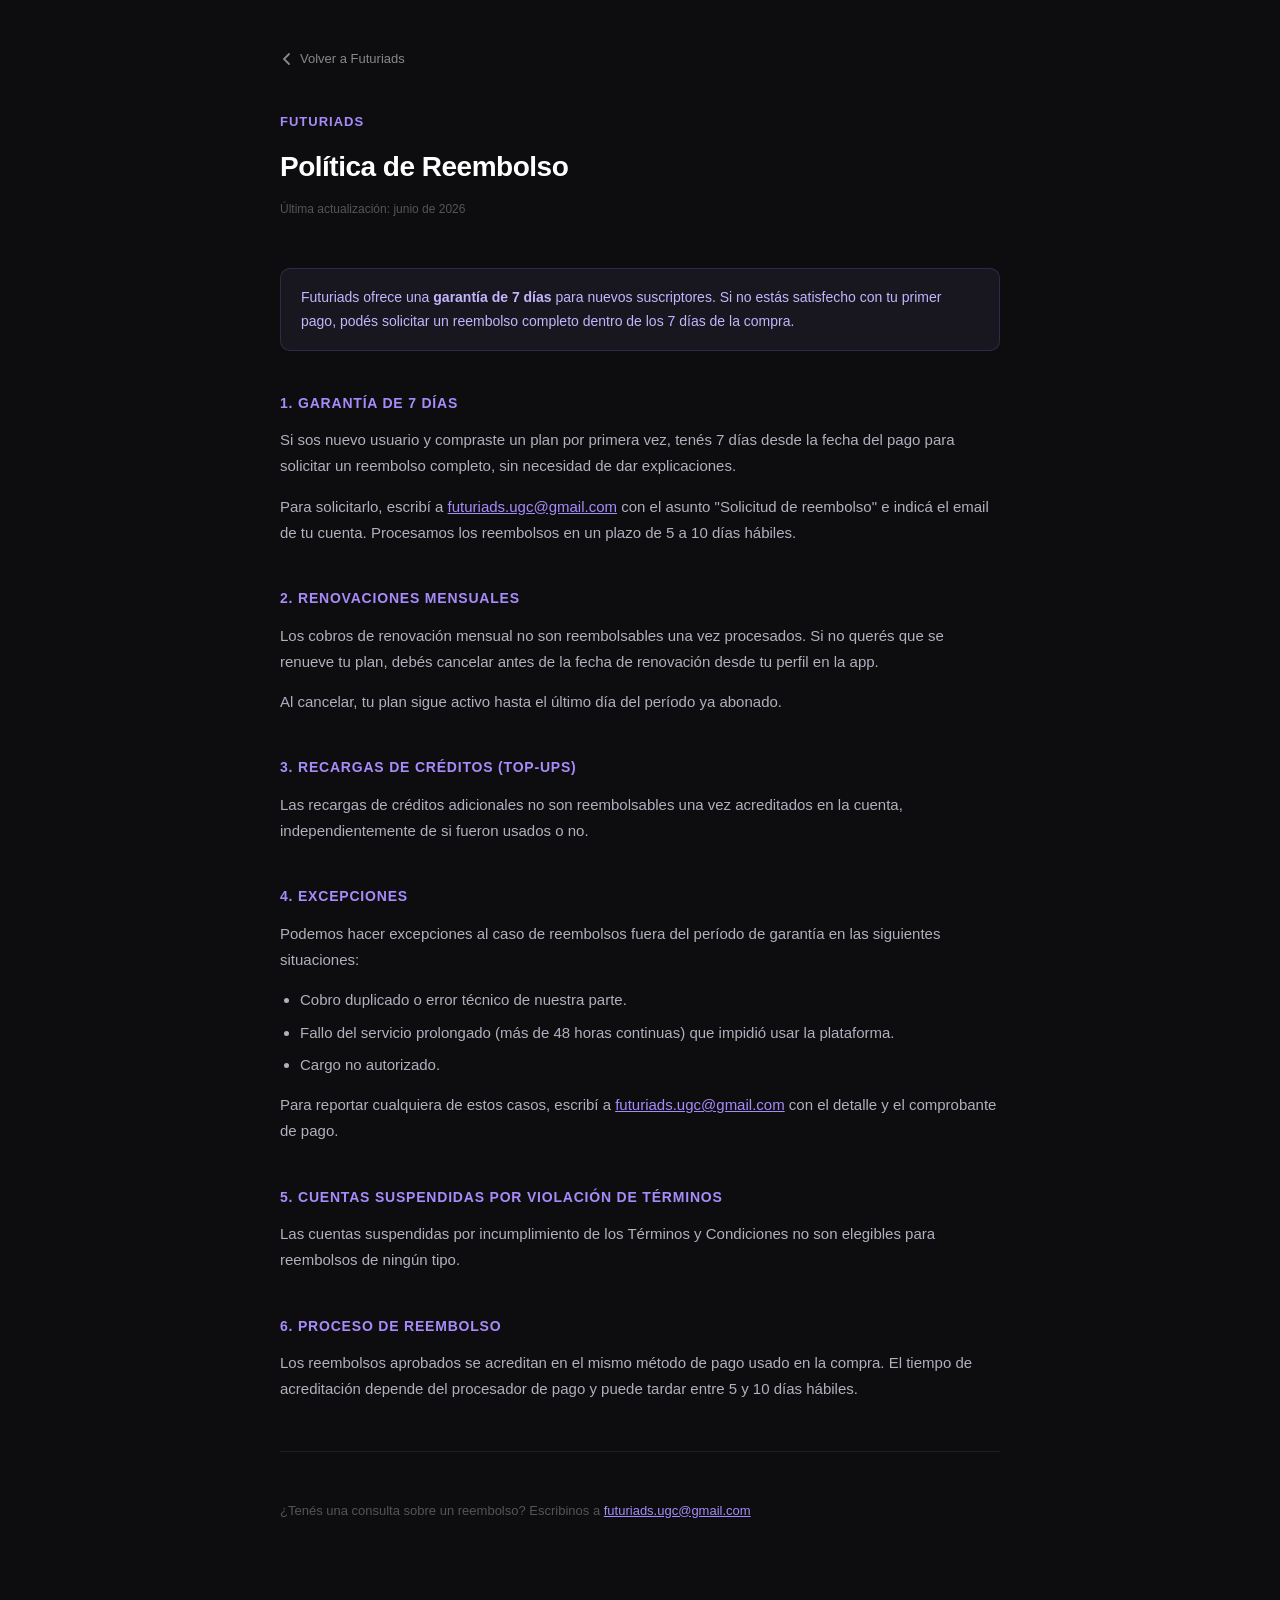
<file: refund.html>
<!DOCTYPE html>
<html lang="es">
<head>
  <meta charset="UTF-8" />
  <meta name="viewport" content="width=device-width, initial-scale=1.0" />
  <title>Política de Reembolso — Futuriads</title>
  <style>
    *, *::before, *::after { box-sizing: border-box; margin: 0; padding: 0; }
    body {
      background: #0d0d0f;
      color: #e2e2e8;
      font-family: -apple-system, BlinkMacSystemFont, 'Segoe UI', sans-serif;
      font-size: 15px;
      line-height: 1.75;
      padding: 48px 24px 80px;
    }
    .wrap { max-width: 720px; margin: 0 auto; }
    .back {
      display: inline-flex; align-items: center; gap: 6px;
      color: #888; text-decoration: none; font-size: 13px;
      margin-bottom: 40px; transition: color 0.15s;
    }
    .back:hover { color: #e2e2e8; }
    .logo { font-size: 13px; font-weight: 700; color: #a78bfa; letter-spacing: 1px; text-transform: uppercase; margin-bottom: 8px; }
    h1 { font-size: 28px; font-weight: 800; color: #fff; letter-spacing: -0.5px; margin-bottom: 8px; }
    .updated { font-size: 12px; color: #555; margin-bottom: 48px; }
    h2 { font-size: 14px; font-weight: 700; color: #a78bfa; text-transform: uppercase; letter-spacing: 0.8px; margin-top: 40px; margin-bottom: 12px; }
    p { color: #b0b0be; margin-bottom: 14px; }
    ul { color: #b0b0be; padding-left: 20px; margin-bottom: 14px; }
    ul li { margin-bottom: 6px; }
    a { color: #a78bfa; }
    hr { border: none; border-top: 1px solid rgba(255,255,255,0.07); margin: 48px 0; }
    .highlight {
      background: rgba(167,139,250,0.07);
      border: 1px solid rgba(167,139,250,0.18);
      border-radius: 10px;
      padding: 16px 20px;
      margin-bottom: 14px;
      color: #c4b5fd;
      font-size: 14px;
    }
  </style>
</head>
<body>
  <div class="wrap">
    <a class="back" href="/">
      <svg width="14" height="14" viewBox="0 0 14 14" fill="none" stroke="currentColor" stroke-width="1.8" stroke-linecap="round"><path d="M9 2L4 7l5 5"/></svg>
      Volver a Futuriads
    </a>

    <div class="logo">Futuriads</div>
    <h1>Política de Reembolso</h1>
    <div class="updated">Última actualización: junio de 2026</div>

    <div class="highlight">
      Futuriads ofrece una <strong>garantía de 7 días</strong> para nuevos suscriptores. Si no estás satisfecho con tu primer pago, podés solicitar un reembolso completo dentro de los 7 días de la compra.
    </div>

    <h2>1. Garantía de 7 días</h2>
    <p>Si sos nuevo usuario y compraste un plan por primera vez, tenés 7 días desde la fecha del pago para solicitar un reembolso completo, sin necesidad de dar explicaciones.</p>
    <p>Para solicitarlo, escribí a <a href="mailto:futuriads.ugc@gmail.com">futuriads.ugc@gmail.com</a> con el asunto "Solicitud de reembolso" e indicá el email de tu cuenta. Procesamos los reembolsos en un plazo de 5 a 10 días hábiles.</p>

    <h2>2. Renovaciones mensuales</h2>
    <p>Los cobros de renovación mensual no son reembolsables una vez procesados. Si no querés que se renueve tu plan, debés cancelar antes de la fecha de renovación desde tu perfil en la app.</p>
    <p>Al cancelar, tu plan sigue activo hasta el último día del período ya abonado.</p>

    <h2>3. Recargas de créditos (top-ups)</h2>
    <p>Las recargas de créditos adicionales no son reembolsables una vez acreditados en la cuenta, independientemente de si fueron usados o no.</p>

    <h2>4. Excepciones</h2>
    <p>Podemos hacer excepciones al caso de reembolsos fuera del período de garantía en las siguientes situaciones:</p>
    <ul>
      <li>Cobro duplicado o error técnico de nuestra parte.</li>
      <li>Fallo del servicio prolongado (más de 48 horas continuas) que impidió usar la plataforma.</li>
      <li>Cargo no autorizado.</li>
    </ul>
    <p>Para reportar cualquiera de estos casos, escribí a <a href="mailto:futuriads.ugc@gmail.com">futuriads.ugc@gmail.com</a> con el detalle y el comprobante de pago.</p>

    <h2>5. Cuentas suspendidas por violación de términos</h2>
    <p>Las cuentas suspendidas por incumplimiento de los Términos y Condiciones no son elegibles para reembolsos de ningún tipo.</p>

    <h2>6. Proceso de reembolso</h2>
    <p>Los reembolsos aprobados se acreditan en el mismo método de pago usado en la compra. El tiempo de acreditación depende del procesador de pago y puede tardar entre 5 y 10 días hábiles.</p>

    <hr>
    <p style="font-size:13px; color:#555;">¿Tenés una consulta sobre un reembolso? Escribinos a <a href="mailto:futuriads.ugc@gmail.com">futuriads.ugc@gmail.com</a></p>
  </div>
</body>
</html>
</file>
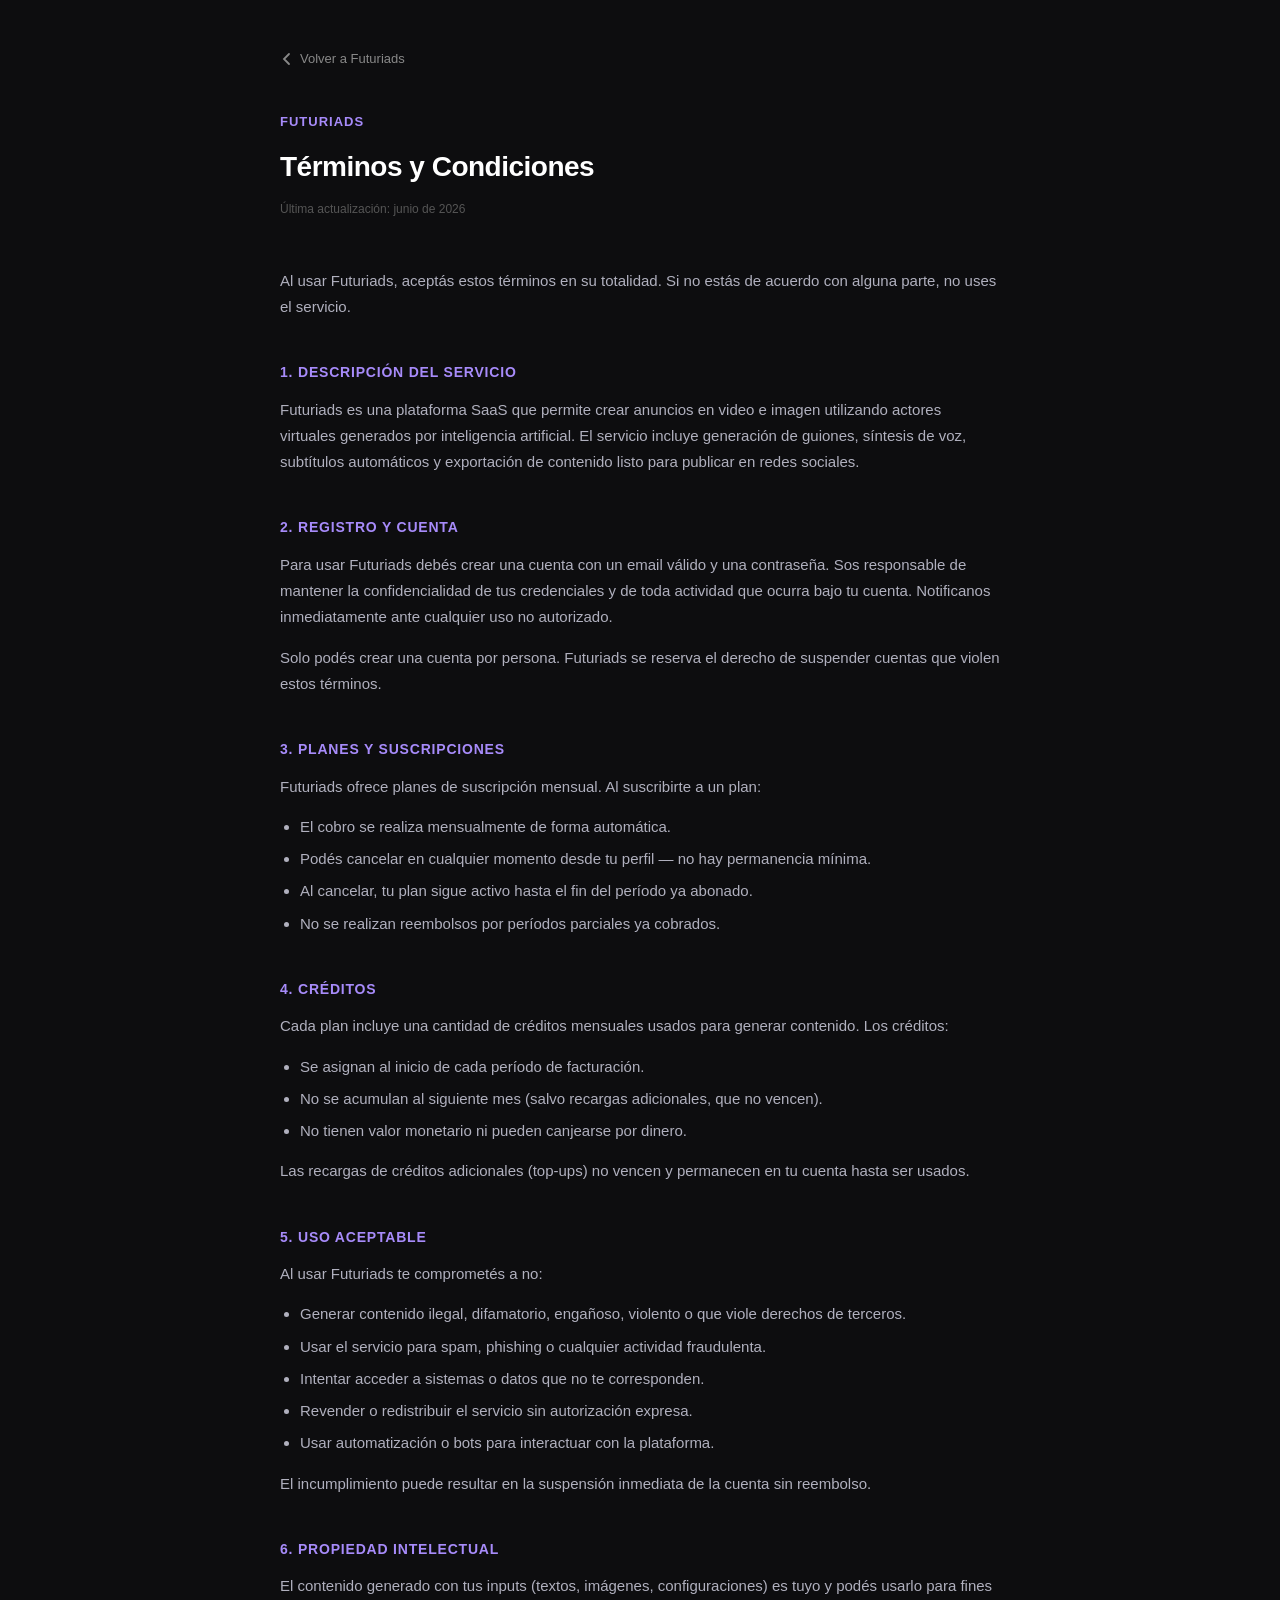
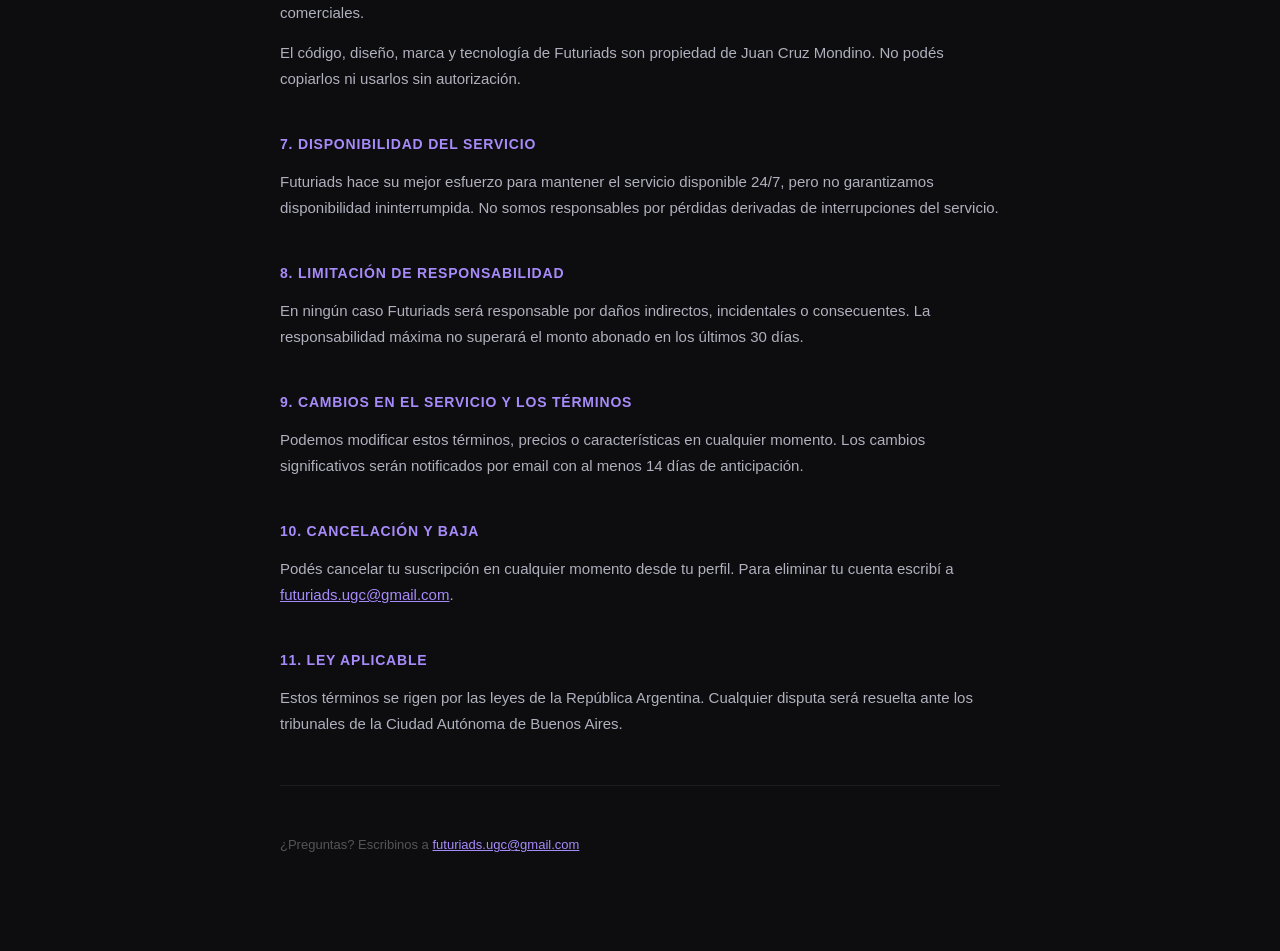
<file: terms.html>
<!DOCTYPE html>
<html lang="es">
<head>
  <meta charset="UTF-8" />
  <meta name="viewport" content="width=device-width, initial-scale=1.0" />
  <title>Términos y Condiciones — Futuriads</title>
  <style>
    *, *::before, *::after { box-sizing: border-box; margin: 0; padding: 0; }
    body {
      background: #0d0d0f;
      color: #e2e2e8;
      font-family: -apple-system, BlinkMacSystemFont, 'Segoe UI', sans-serif;
      font-size: 15px;
      line-height: 1.75;
      padding: 48px 24px 80px;
    }
    .wrap { max-width: 720px; margin: 0 auto; }
    .back {
      display: inline-flex; align-items: center; gap: 6px;
      color: #888; text-decoration: none; font-size: 13px;
      margin-bottom: 40px; transition: color 0.15s;
    }
    .back:hover { color: #e2e2e8; }
    .logo { font-size: 13px; font-weight: 700; color: #a78bfa; letter-spacing: 1px; text-transform: uppercase; margin-bottom: 8px; }
    h1 { font-size: 28px; font-weight: 800; color: #fff; letter-spacing: -0.5px; margin-bottom: 8px; }
    .updated { font-size: 12px; color: #555; margin-bottom: 48px; }
    h2 { font-size: 14px; font-weight: 700; color: #a78bfa; text-transform: uppercase; letter-spacing: 0.8px; margin-top: 40px; margin-bottom: 12px; }
    p { color: #b0b0be; margin-bottom: 14px; }
    ul { color: #b0b0be; padding-left: 20px; margin-bottom: 14px; }
    ul li { margin-bottom: 6px; }
    a { color: #a78bfa; }
    hr { border: none; border-top: 1px solid rgba(255,255,255,0.07); margin: 48px 0; }
  </style>
</head>
<body>
  <div class="wrap">
    <a class="back" href="/">
      <svg width="14" height="14" viewBox="0 0 14 14" fill="none" stroke="currentColor" stroke-width="1.8" stroke-linecap="round"><path d="M9 2L4 7l5 5"/></svg>
      Volver a Futuriads
    </a>

    <div class="logo">Futuriads</div>
    <h1>Términos y Condiciones</h1>
    <div class="updated">Última actualización: junio de 2026</div>

    <p>Al usar Futuriads, aceptás estos términos en su totalidad. Si no estás de acuerdo con alguna parte, no uses el servicio.</p>

    <h2>1. Descripción del servicio</h2>
    <p>Futuriads es una plataforma SaaS que permite crear anuncios en video e imagen utilizando actores virtuales generados por inteligencia artificial. El servicio incluye generación de guiones, síntesis de voz, subtítulos automáticos y exportación de contenido listo para publicar en redes sociales.</p>

    <h2>2. Registro y cuenta</h2>
    <p>Para usar Futuriads debés crear una cuenta con un email válido y una contraseña. Sos responsable de mantener la confidencialidad de tus credenciales y de toda actividad que ocurra bajo tu cuenta. Notificanos inmediatamente ante cualquier uso no autorizado.</p>
    <p>Solo podés crear una cuenta por persona. Futuriads se reserva el derecho de suspender cuentas que violen estos términos.</p>

    <h2>3. Planes y suscripciones</h2>
    <p>Futuriads ofrece planes de suscripción mensual. Al suscribirte a un plan:</p>
    <ul>
      <li>El cobro se realiza mensualmente de forma automática.</li>
      <li>Podés cancelar en cualquier momento desde tu perfil — no hay permanencia mínima.</li>
      <li>Al cancelar, tu plan sigue activo hasta el fin del período ya abonado.</li>
      <li>No se realizan reembolsos por períodos parciales ya cobrados.</li>
    </ul>

    <h2>4. Créditos</h2>
    <p>Cada plan incluye una cantidad de créditos mensuales usados para generar contenido. Los créditos:</p>
    <ul>
      <li>Se asignan al inicio de cada período de facturación.</li>
      <li>No se acumulan al siguiente mes (salvo recargas adicionales, que no vencen).</li>
      <li>No tienen valor monetario ni pueden canjearse por dinero.</li>
    </ul>
    <p>Las recargas de créditos adicionales (top-ups) no vencen y permanecen en tu cuenta hasta ser usados.</p>

    <h2>5. Uso aceptable</h2>
    <p>Al usar Futuriads te comprometés a no:</p>
    <ul>
      <li>Generar contenido ilegal, difamatorio, engañoso, violento o que viole derechos de terceros.</li>
      <li>Usar el servicio para spam, phishing o cualquier actividad fraudulenta.</li>
      <li>Intentar acceder a sistemas o datos que no te corresponden.</li>
      <li>Revender o redistribuir el servicio sin autorización expresa.</li>
      <li>Usar automatización o bots para interactuar con la plataforma.</li>
    </ul>
    <p>El incumplimiento puede resultar en la suspensión inmediata de la cuenta sin reembolso.</p>

    <h2>6. Propiedad intelectual</h2>
    <p>El contenido generado con tus inputs (textos, imágenes, configuraciones) es tuyo y podés usarlo para fines comerciales.</p>
    <p>El código, diseño, marca y tecnología de Futuriads son propiedad de Juan Cruz Mondino. No podés copiarlos ni usarlos sin autorización.</p>

    <h2>7. Disponibilidad del servicio</h2>
    <p>Futuriads hace su mejor esfuerzo para mantener el servicio disponible 24/7, pero no garantizamos disponibilidad ininterrumpida. No somos responsables por pérdidas derivadas de interrupciones del servicio.</p>

    <h2>8. Limitación de responsabilidad</h2>
    <p>En ningún caso Futuriads será responsable por daños indirectos, incidentales o consecuentes. La responsabilidad máxima no superará el monto abonado en los últimos 30 días.</p>

    <h2>9. Cambios en el servicio y los términos</h2>
    <p>Podemos modificar estos términos, precios o características en cualquier momento. Los cambios significativos serán notificados por email con al menos 14 días de anticipación.</p>

    <h2>10. Cancelación y baja</h2>
    <p>Podés cancelar tu suscripción en cualquier momento desde tu perfil. Para eliminar tu cuenta escribí a <a href="mailto:futuriads.ugc@gmail.com">futuriads.ugc@gmail.com</a>.</p>

    <h2>11. Ley aplicable</h2>
    <p>Estos términos se rigen por las leyes de la República Argentina. Cualquier disputa será resuelta ante los tribunales de la Ciudad Autónoma de Buenos Aires.</p>

    <hr>
    <p style="font-size:13px; color:#555;">¿Preguntas? Escribinos a <a href="mailto:futuriads.ugc@gmail.com">futuriads.ugc@gmail.com</a></p>
  </div>
</body>
</html>
</file>
